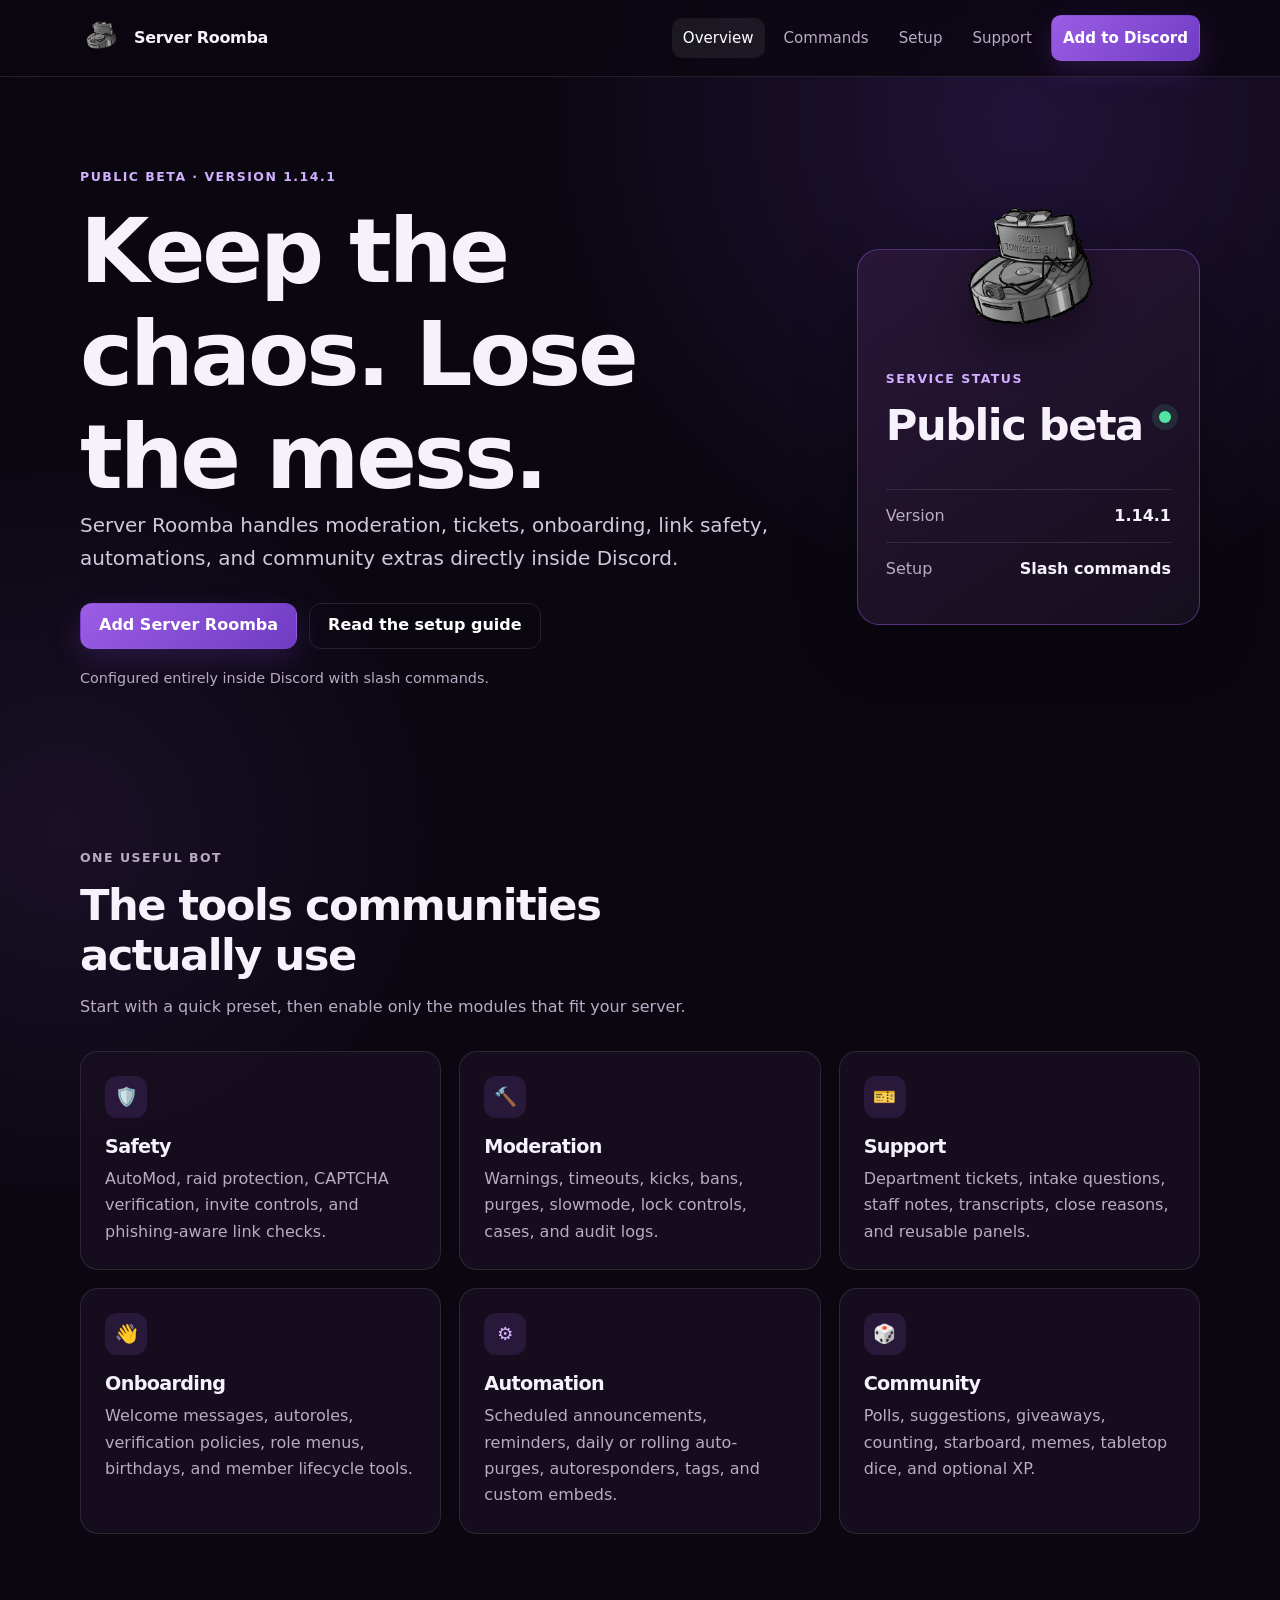
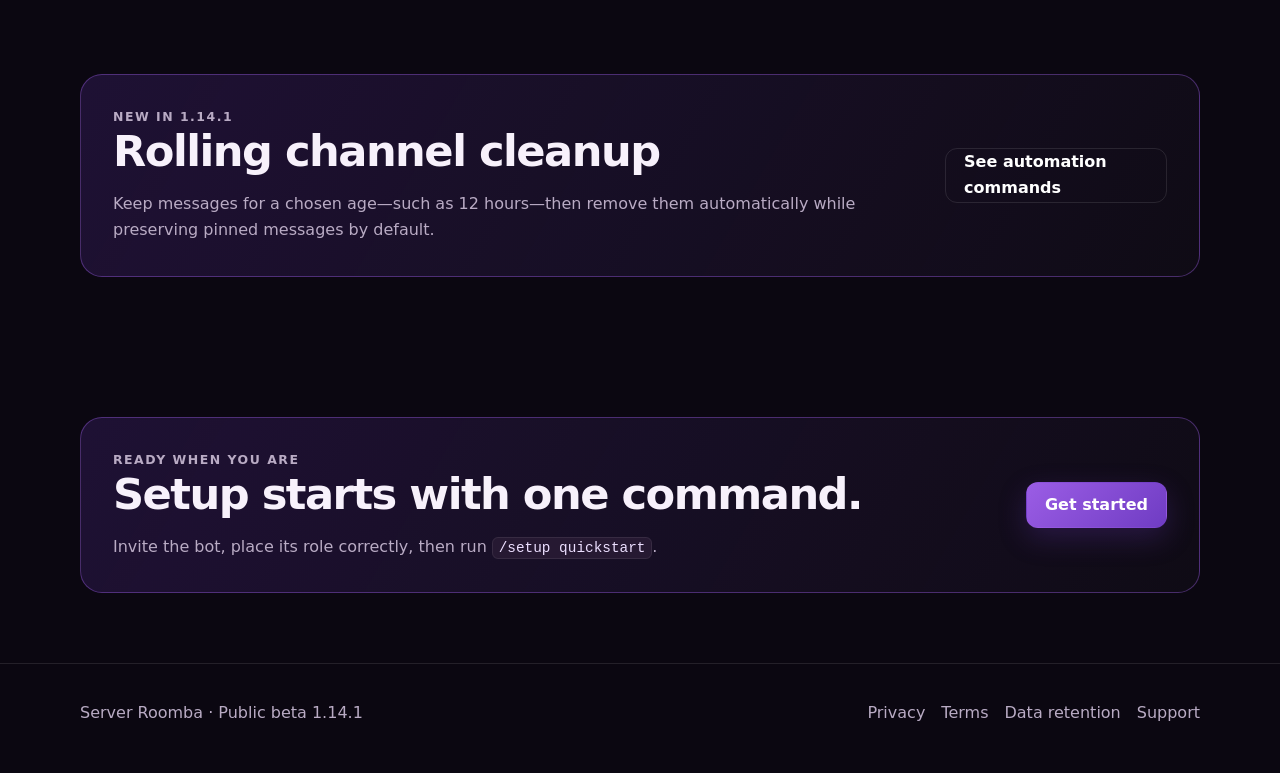
<file: index.html>
<!doctype html>
<html lang="en">
<head>
  <meta charset="utf-8"><meta name="viewport" content="width=device-width,initial-scale=1">
  <title>Server Roomba — Discord community management</title>
  <meta name="description" content="Moderation, tickets, onboarding, automations, link safety, and community tools—all configured with Discord slash commands.">
  <link rel="canonical" href="https://itspolarb.github.io/server-roomba-legal/">
  <link rel="icon" href="claymoreroomba.png"><link rel="stylesheet" href="style.css?v=1.14.1">
</head>
<body>
<a class="skip-link" href="#main">Skip to content</a>
<header class="site-header"><div class="wrap nav">
  <a class="brand" href="index.html"><img src="claymoreroomba.png" alt=""><span>Server Roomba</span></a>
  <nav class="nav-links" aria-label="Main navigation"><a aria-current="page" href="index.html">Overview</a><a href="commands.html">Commands</a><a href="install.html">Setup</a><a href="support.html">Support</a><a class="button" href="https://discord.com/oauth2/authorize?client_id=927824186410430556&permissions=1099914406998&integration_type=0&scope=bot+applications.commands">Add to Discord</a></nav>
</div></header>
<main id="main">
  <div class="wrap hero">
    <div>
      <p class="eyebrow">Public beta · Version 1.14.1</p>
      <h1>Keep the chaos. Lose the mess.</h1>
      <p class="lead">Server Roomba handles moderation, tickets, onboarding, link safety, automations, and community extras directly inside Discord.</p>
      <div class="hero-actions"><a class="button" href="https://discord.com/oauth2/authorize?client_id=927824186410430556&permissions=1099914406998&integration_type=0&scope=bot+applications.commands">Add Server Roomba</a><a class="button secondary" href="install.html">Read the setup guide</a></div>
      <p class="hero-note">Configured entirely inside Discord with slash commands.</p>
    </div>
    <aside class="status-card" aria-label="Service status">
      <img class="mascot" src="claymoreroomba.png" alt="Server Roomba mascot">
      <div class="status-head"><div><p class="eyebrow">Service status</p><h2>Public beta</h2></div><span class="dot" title="Online"></span></div>
      <dl><div class="status-row"><dt>Version</dt><dd>1.14.1</dd></div><div class="status-row"><dt>Setup</dt><dd>Slash commands</dd></div></dl>
    </aside>
  </div>
  <section class="section"><div class="wrap">
    <div class="section-head"><p class="eyebrow">One useful bot</p><h2>The tools communities actually use</h2><p>Start with a quick preset, then enable only the modules that fit your server.</p></div>
    <div class="grid">
      <article class="card"><div class="icon">🛡️</div><h3>Safety</h3><p>AutoMod, raid protection, CAPTCHA verification, invite controls, and phishing-aware link checks.</p></article>
      <article class="card"><div class="icon">🔨</div><h3>Moderation</h3><p>Warnings, timeouts, kicks, bans, purges, slowmode, lock controls, cases, and audit logs.</p></article>
      <article class="card"><div class="icon">🎫</div><h3>Support</h3><p>Department tickets, intake questions, staff notes, transcripts, close reasons, and reusable panels.</p></article>
      <article class="card"><div class="icon">👋</div><h3>Onboarding</h3><p>Welcome messages, autoroles, verification policies, role menus, birthdays, and member lifecycle tools.</p></article>
      <article class="card"><div class="icon">⚙️</div><h3>Automation</h3><p>Scheduled announcements, reminders, daily or rolling auto-purges, autoresponders, tags, and custom embeds.</p></article>
      <article class="card"><div class="icon">🎲</div><h3>Community</h3><p>Polls, suggestions, giveaways, counting, starboard, memes, tabletop dice, and optional XP.</p></article>
    </div>
  </div></section>
  <section class="section"><div class="wrap banner"><div><p class="eyebrow">New in 1.14.1</p><h2>Rolling channel cleanup</h2><p>Keep messages for a chosen age—such as 12 hours—then remove them automatically while preserving pinned messages by default.</p></div><a class="button secondary" href="commands.html#managers">See automation commands</a></div></section>
  <section class="section"><div class="wrap banner"><div><p class="eyebrow">Ready when you are</p><h2>Setup starts with one command.</h2><p>Invite the bot, place its role correctly, then run <span class="command">/setup quickstart</span>.</p></div><a class="button" href="install.html">Get started</a></div></section>
</main>
<footer class="site-footer"><div class="wrap footer-row"><div>Server Roomba · Public beta 1.14.1</div><div class="footer-links"><a href="privacy.html">Privacy</a><a href="terms.html">Terms</a><a href="retention.html">Data retention</a><a href="support.html">Support</a></div></div></footer>
</body></html>
</file>
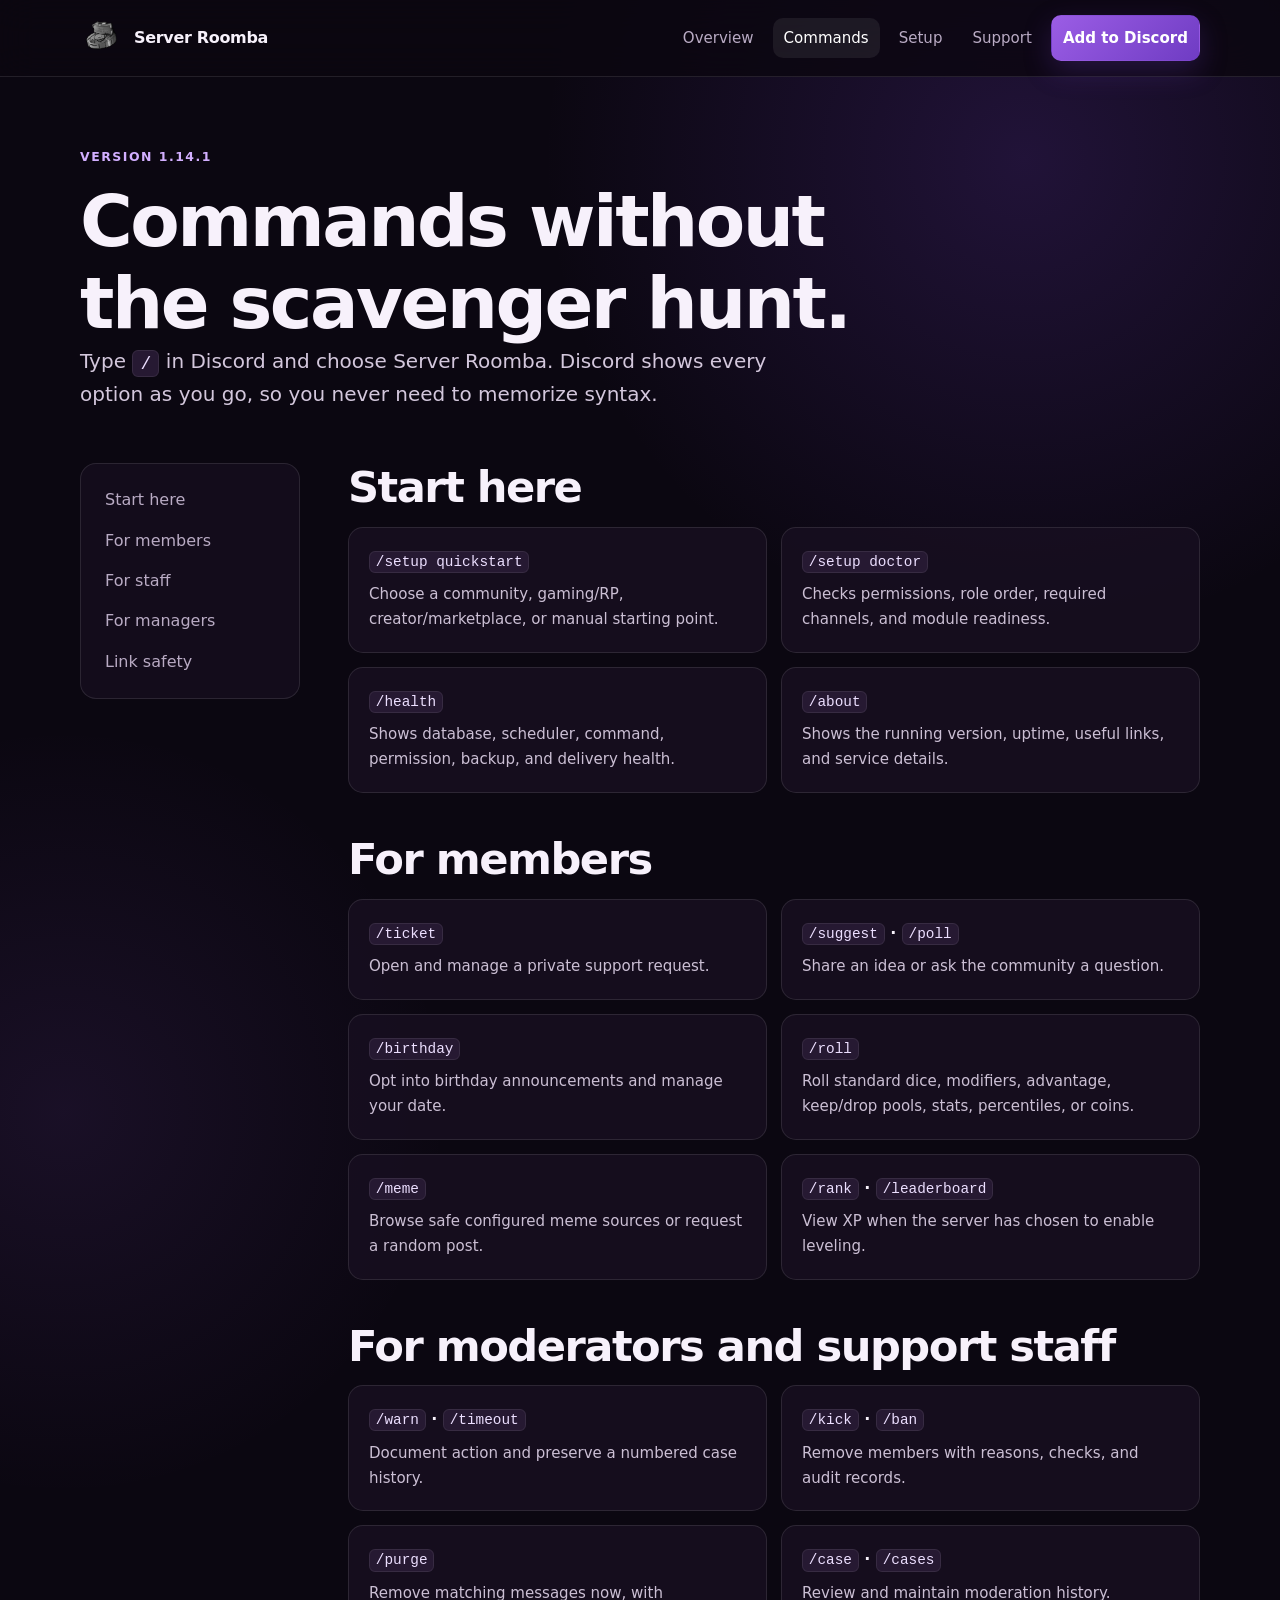
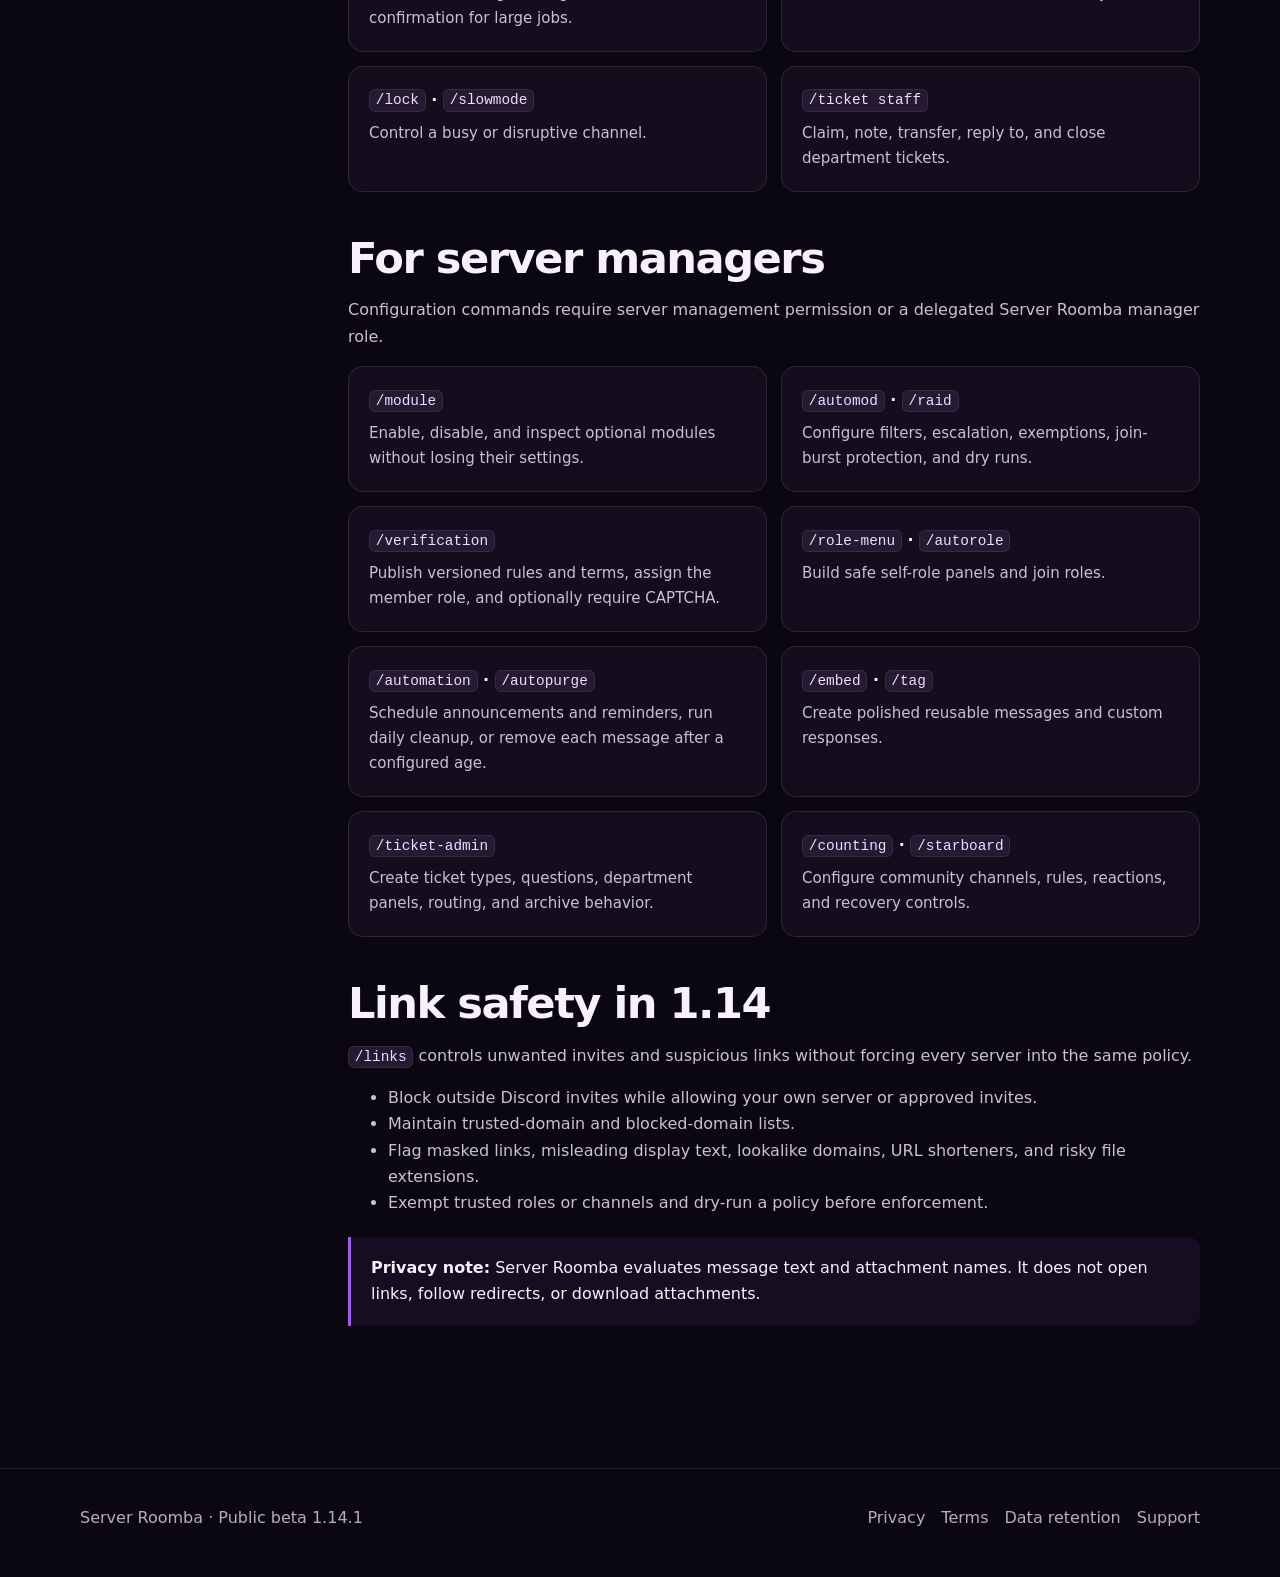
<file: commands.html>
<!doctype html><html lang="en"><head>
<meta charset="utf-8"><meta name="viewport" content="width=device-width,initial-scale=1">
<title>Commands — Server Roomba</title><meta name="description" content="A practical guide to Server Roomba's Discord slash commands.">
<link rel="icon" href="claymoreroomba.png"><link rel="stylesheet" href="style.css?v=1.14.1">
</head><body>
<a class="skip-link" href="#main">Skip to content</a>
<header class="site-header"><div class="wrap nav"><a class="brand" href="index.html"><img src="claymoreroomba.png" alt=""><span>Server Roomba</span></a><nav class="nav-links" aria-label="Main navigation"><a href="index.html">Overview</a><a aria-current="page" href="commands.html">Commands</a><a href="install.html">Setup</a><a href="support.html">Support</a><a class="button" href="https://discord.com/oauth2/authorize?client_id=927824186410430556&permissions=1099914406998&integration_type=0&scope=bot+applications.commands">Add to Discord</a></nav></div></header>
<main id="main" class="wrap">
  <header class="page-hero"><p class="eyebrow">Version 1.14.1</p><h1>Commands without the scavenger hunt.</h1><p class="lead">Type <span class="command">/</span> in Discord and choose Server Roomba. Discord shows every option as you go, so you never need to memorize syntax.</p></header>
  <div class="article-layout">
    <nav class="side-nav" aria-label="On this page"><a href="#start">Start here</a><a href="#members">For members</a><a href="#staff">For staff</a><a href="#managers">For managers</a><a href="#links">Link safety</a></nav>
    <article class="article">
      <section id="start"><h2>Start here</h2><div class="command-grid">
        <div class="command-card"><strong><span class="command">/setup quickstart</span></strong><p>Choose a community, gaming/RP, creator/marketplace, or manual starting point.</p></div>
        <div class="command-card"><strong><span class="command">/setup doctor</span></strong><p>Checks permissions, role order, required channels, and module readiness.</p></div>
        <div class="command-card"><strong><span class="command">/health</span></strong><p>Shows database, scheduler, command, permission, backup, and delivery health.</p></div>
        <div class="command-card"><strong><span class="command">/about</span></strong><p>Shows the running version, uptime, useful links, and service details.</p></div>
      </div></section>
      <section id="members"><h2>For members</h2><div class="command-grid">
        <div class="command-card"><strong><span class="command">/ticket</span></strong><p>Open and manage a private support request.</p></div>
        <div class="command-card"><strong><span class="command">/suggest</span> · <span class="command">/poll</span></strong><p>Share an idea or ask the community a question.</p></div>
        <div class="command-card"><strong><span class="command">/birthday</span></strong><p>Opt into birthday announcements and manage your date.</p></div>
        <div class="command-card"><strong><span class="command">/roll</span></strong><p>Roll standard dice, modifiers, advantage, keep/drop pools, stats, percentiles, or coins.</p></div>
        <div class="command-card"><strong><span class="command">/meme</span></strong><p>Browse safe configured meme sources or request a random post.</p></div>
        <div class="command-card"><strong><span class="command">/rank</span> · <span class="command">/leaderboard</span></strong><p>View XP when the server has chosen to enable leveling.</p></div>
      </div></section>
      <section id="staff"><h2>For moderators and support staff</h2><div class="command-grid">
        <div class="command-card"><strong><span class="command">/warn</span> · <span class="command">/timeout</span></strong><p>Document action and preserve a numbered case history.</p></div>
        <div class="command-card"><strong><span class="command">/kick</span> · <span class="command">/ban</span></strong><p>Remove members with reasons, checks, and audit records.</p></div>
        <div class="command-card"><strong><span class="command">/purge</span></strong><p>Remove matching messages now, with confirmation for large jobs.</p></div>
        <div class="command-card"><strong><span class="command">/case</span> · <span class="command">/cases</span></strong><p>Review and maintain moderation history.</p></div>
        <div class="command-card"><strong><span class="command">/lock</span> · <span class="command">/slowmode</span></strong><p>Control a busy or disruptive channel.</p></div>
        <div class="command-card"><strong><span class="command">/ticket staff</span></strong><p>Claim, note, transfer, reply to, and close department tickets.</p></div>
      </div></section>
      <section id="managers"><h2>For server managers</h2><p>Configuration commands require server management permission or a delegated Server Roomba manager role.</p><div class="command-grid">
        <div class="command-card"><strong><span class="command">/module</span></strong><p>Enable, disable, and inspect optional modules without losing their settings.</p></div>
        <div class="command-card"><strong><span class="command">/automod</span> · <span class="command">/raid</span></strong><p>Configure filters, escalation, exemptions, join-burst protection, and dry runs.</p></div>
        <div class="command-card"><strong><span class="command">/verification</span></strong><p>Publish versioned rules and terms, assign the member role, and optionally require CAPTCHA.</p></div>
        <div class="command-card"><strong><span class="command">/role-menu</span> · <span class="command">/autorole</span></strong><p>Build safe self-role panels and join roles.</p></div>
        <div class="command-card"><strong><span class="command">/automation</span> · <span class="command">/autopurge</span></strong><p>Schedule announcements and reminders, run daily cleanup, or remove each message after a configured age.</p></div>
        <div class="command-card"><strong><span class="command">/embed</span> · <span class="command">/tag</span></strong><p>Create polished reusable messages and custom responses.</p></div>
        <div class="command-card"><strong><span class="command">/ticket-admin</span></strong><p>Create ticket types, questions, department panels, routing, and archive behavior.</p></div>
        <div class="command-card"><strong><span class="command">/counting</span> · <span class="command">/starboard</span></strong><p>Configure community channels, rules, reactions, and recovery controls.</p></div>
      </div></section>
      <section id="links"><h2>Link safety in 1.14</h2><p><span class="command">/links</span> controls unwanted invites and suspicious links without forcing every server into the same policy.</p><ul>
        <li>Block outside Discord invites while allowing your own server or approved invites.</li>
        <li>Maintain trusted-domain and blocked-domain lists.</li>
        <li>Flag masked links, misleading display text, lookalike domains, URL shorteners, and risky file extensions.</li>
        <li>Exempt trusted roles or channels and dry-run a policy before enforcement.</li>
      </ul><div class="callout"><strong>Privacy note:</strong> Server Roomba evaluates message text and attachment names. It does not open links, follow redirects, or download attachments.</div></section>
    </article>
  </div>
</main>
<footer class="site-footer"><div class="wrap footer-row"><div>Server Roomba · Public beta 1.14.1</div><div class="footer-links"><a href="privacy.html">Privacy</a><a href="terms.html">Terms</a><a href="retention.html">Data retention</a><a href="support.html">Support</a></div></div></footer>
</body></html>
</file>
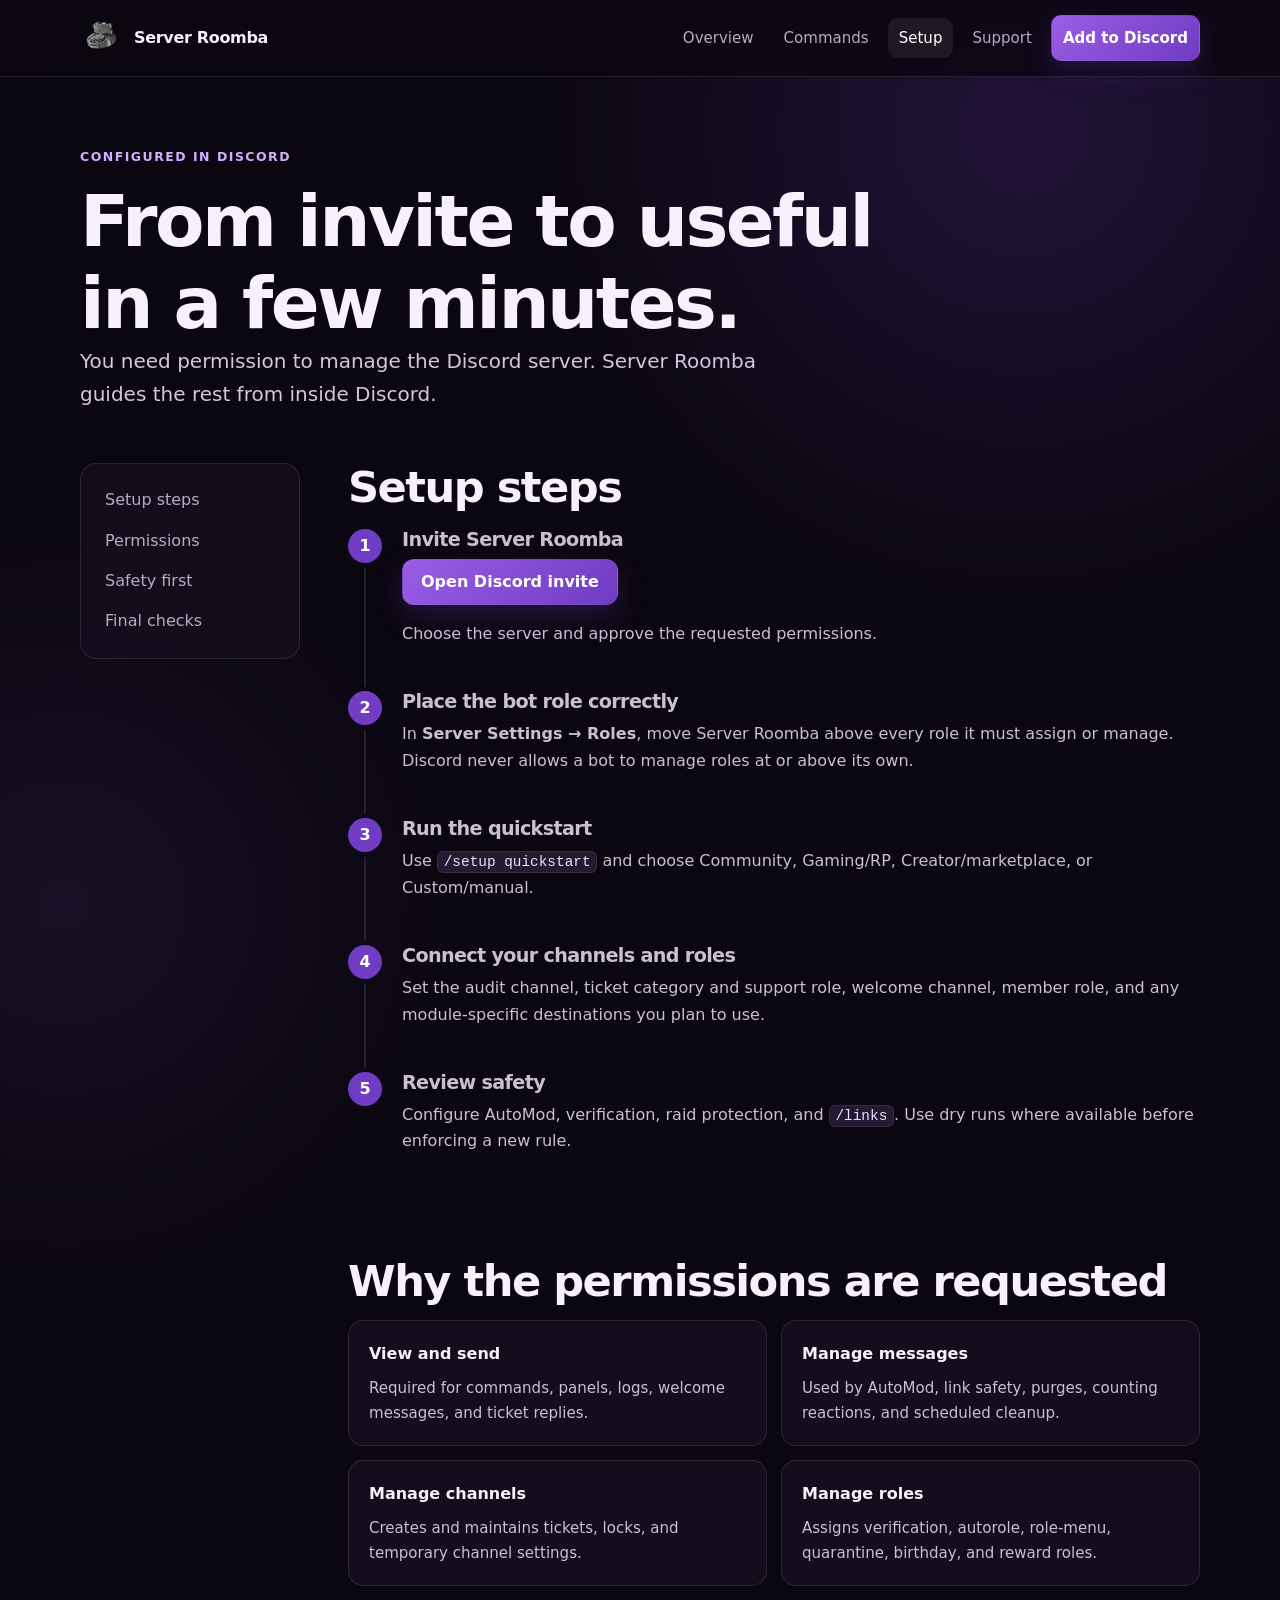
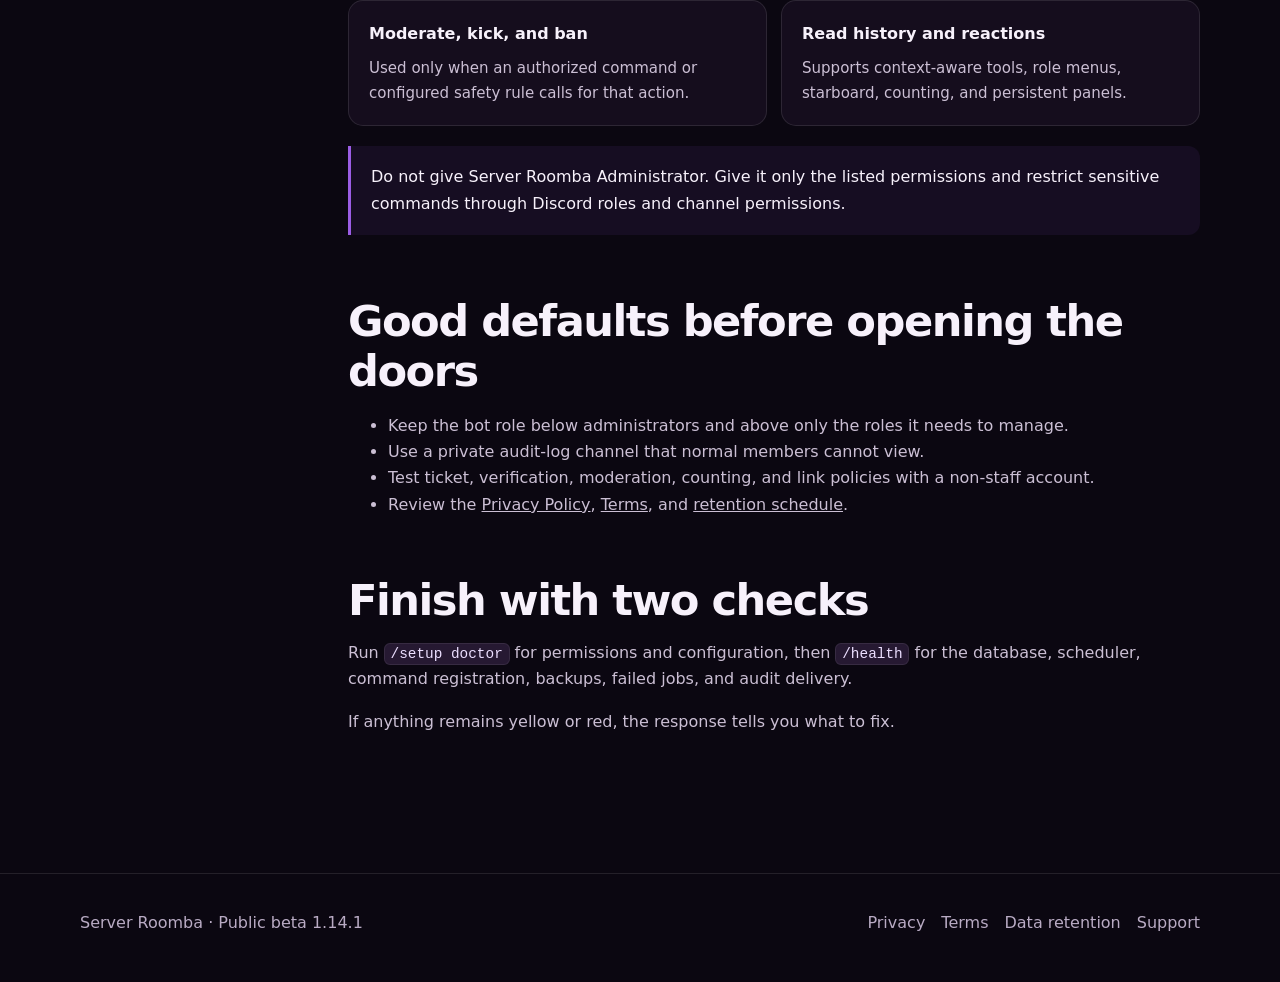
<file: install.html>
<!doctype html><html lang="en"><head>
<meta charset="utf-8"><meta name="viewport" content="width=device-width,initial-scale=1">
<title>Setup — Server Roomba</title><meta name="description" content="Invite and configure Server Roomba entirely from Discord.">
<link rel="icon" href="claymoreroomba.png"><link rel="stylesheet" href="style.css?v=1.14.1">
</head><body>
<a class="skip-link" href="#main">Skip to content</a>
<header class="site-header"><div class="wrap nav"><a class="brand" href="index.html"><img src="claymoreroomba.png" alt=""><span>Server Roomba</span></a><nav class="nav-links" aria-label="Main navigation"><a href="index.html">Overview</a><a href="commands.html">Commands</a><a aria-current="page" href="install.html">Setup</a><a href="support.html">Support</a><a class="button" href="https://discord.com/oauth2/authorize?client_id=927824186410430556&permissions=1099914406998&integration_type=0&scope=bot+applications.commands">Add to Discord</a></nav></div></header>
<main id="main" class="wrap">
  <header class="page-hero"><p class="eyebrow">Configured in Discord</p><h1>From invite to useful in a few minutes.</h1><p class="lead">You need permission to manage the Discord server. Server Roomba guides the rest from inside Discord.</p></header>
  <div class="article-layout">
    <nav class="side-nav" aria-label="On this page"><a href="#steps">Setup steps</a><a href="#permissions">Permissions</a><a href="#safety">Safety first</a><a href="#check">Final checks</a></nav>
    <article class="article">
      <section id="steps"><h2>Setup steps</h2><ol class="steps">
        <li><h3>Invite Server Roomba</h3><p><a class="button" href="https://discord.com/oauth2/authorize?client_id=927824186410430556&permissions=1099914406998&integration_type=0&scope=bot+applications.commands">Open Discord invite</a></p><p>Choose the server and approve the requested permissions.</p></li>
        <li><h3>Place the bot role correctly</h3><p>In <strong>Server Settings → Roles</strong>, move Server Roomba above every role it must assign or manage. Discord never allows a bot to manage roles at or above its own.</p></li>
        <li><h3>Run the quickstart</h3><p>Use <span class="command">/setup quickstart</span> and choose Community, Gaming/RP, Creator/marketplace, or Custom/manual.</p></li>
        <li><h3>Connect your channels and roles</h3><p>Set the audit channel, ticket category and support role, welcome channel, member role, and any module-specific destinations you plan to use.</p></li>
        <li><h3>Review safety</h3><p>Configure AutoMod, verification, raid protection, and <span class="command">/links</span>. Use dry runs where available before enforcing a new rule.</p></li>
      </ol></section>
      <section id="permissions"><h2>Why the permissions are requested</h2><div class="command-grid">
        <div class="command-card"><strong>View and send</strong><p>Required for commands, panels, logs, welcome messages, and ticket replies.</p></div>
        <div class="command-card"><strong>Manage messages</strong><p>Used by AutoMod, link safety, purges, counting reactions, and scheduled cleanup.</p></div>
        <div class="command-card"><strong>Manage channels</strong><p>Creates and maintains tickets, locks, and temporary channel settings.</p></div>
        <div class="command-card"><strong>Manage roles</strong><p>Assigns verification, autorole, role-menu, quarantine, birthday, and reward roles.</p></div>
        <div class="command-card"><strong>Moderate, kick, and ban</strong><p>Used only when an authorized command or configured safety rule calls for that action.</p></div>
        <div class="command-card"><strong>Read history and reactions</strong><p>Supports context-aware tools, role menus, starboard, counting, and persistent panels.</p></div>
      </div><div class="callout">Do not give Server Roomba Administrator. Give it only the listed permissions and restrict sensitive commands through Discord roles and channel permissions.</div></section>
      <section id="safety"><h2>Good defaults before opening the doors</h2><ul>
        <li>Keep the bot role below administrators and above only the roles it needs to manage.</li>
        <li>Use a private audit-log channel that normal members cannot view.</li>
        <li>Test ticket, verification, moderation, counting, and link policies with a non-staff account.</li>
        <li>Review the <a href="privacy.html">Privacy Policy</a>, <a href="terms.html">Terms</a>, and <a href="retention.html">retention schedule</a>.</li>
      </ul></section>
      <section id="check"><h2>Finish with two checks</h2><p>Run <span class="command">/setup doctor</span> for permissions and configuration, then <span class="command">/health</span> for the database, scheduler, command registration, backups, failed jobs, and audit delivery.</p><p>If anything remains yellow or red, the response tells you what to fix.</p></section>
    </article>
  </div>
</main>
<footer class="site-footer"><div class="wrap footer-row"><div>Server Roomba · Public beta 1.14.1</div><div class="footer-links"><a href="privacy.html">Privacy</a><a href="terms.html">Terms</a><a href="retention.html">Data retention</a><a href="support.html">Support</a></div></div></footer>
</body></html>
</file>
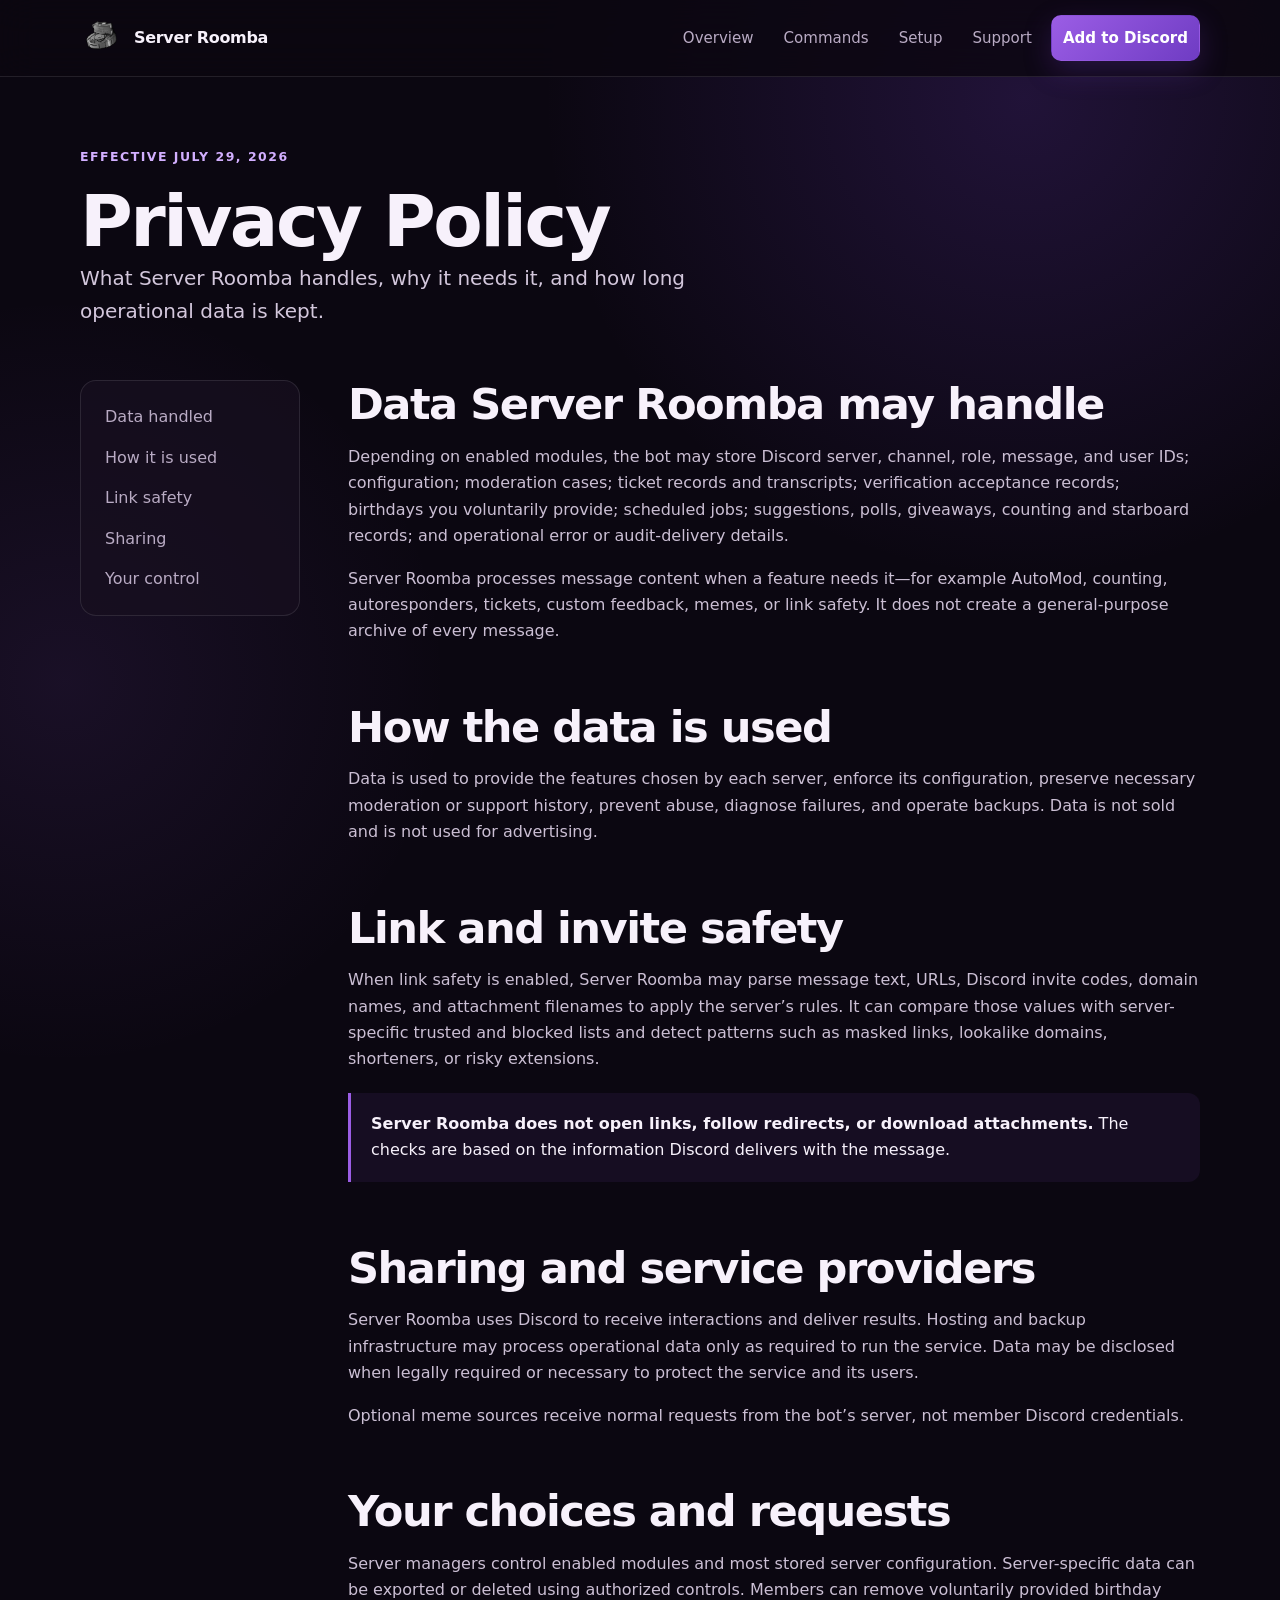
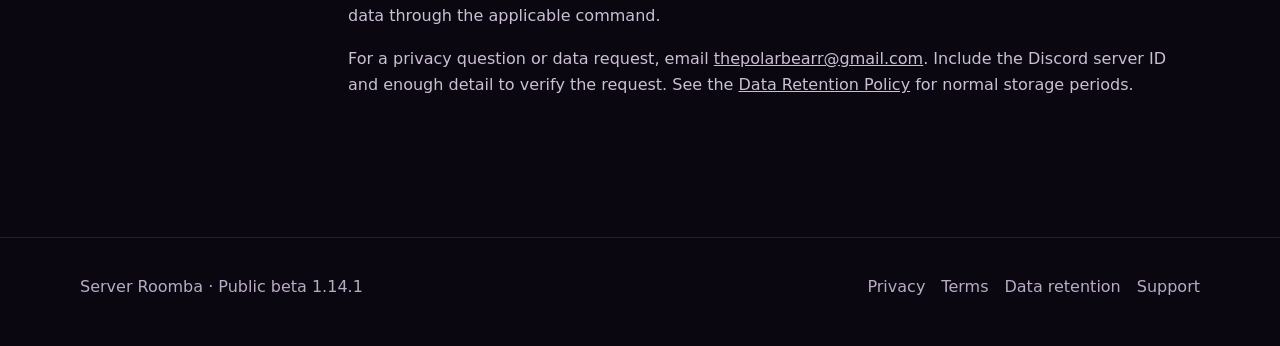
<file: privacy.html>
<!doctype html><html lang="en"><head>
<meta charset="utf-8"><meta name="viewport" content="width=device-width,initial-scale=1"><title>Privacy — Server Roomba</title>
<meta name="description" content="Server Roomba privacy policy."><link rel="icon" href="claymoreroomba.png"><link rel="stylesheet" href="style.css?v=1.14.1">
</head><body><a class="skip-link" href="#main">Skip to content</a>
<header class="site-header"><div class="wrap nav"><a class="brand" href="index.html"><img src="claymoreroomba.png" alt=""><span>Server Roomba</span></a><nav class="nav-links" aria-label="Main navigation"><a href="index.html">Overview</a><a href="commands.html">Commands</a><a href="install.html">Setup</a><a href="support.html">Support</a><a class="button" href="https://discord.com/oauth2/authorize?client_id=927824186410430556&permissions=1099914406998&integration_type=0&scope=bot+applications.commands">Add to Discord</a></nav></div></header>
<main id="main" class="wrap"><header class="page-hero"><p class="eyebrow">Effective July 29, 2026</p><h1>Privacy Policy</h1><p class="lead">What Server Roomba handles, why it needs it, and how long operational data is kept.</p></header>
<div class="article-layout"><nav class="side-nav" aria-label="On this page"><a href="#collect">Data handled</a><a href="#use">How it is used</a><a href="#links">Link safety</a><a href="#sharing">Sharing</a><a href="#control">Your control</a></nav><article class="article">
<section id="collect"><h2>Data Server Roomba may handle</h2><p>Depending on enabled modules, the bot may store Discord server, channel, role, message, and user IDs; configuration; moderation cases; ticket records and transcripts; verification acceptance records; birthdays you voluntarily provide; scheduled jobs; suggestions, polls, giveaways, counting and starboard records; and operational error or audit-delivery details.</p><p>Server Roomba processes message content when a feature needs it—for example AutoMod, counting, autoresponders, tickets, custom feedback, memes, or link safety. It does not create a general-purpose archive of every message.</p></section>
<section id="use"><h2>How the data is used</h2><p>Data is used to provide the features chosen by each server, enforce its configuration, preserve necessary moderation or support history, prevent abuse, diagnose failures, and operate backups. Data is not sold and is not used for advertising.</p></section>
<section id="links"><h2>Link and invite safety</h2><p>When link safety is enabled, Server Roomba may parse message text, URLs, Discord invite codes, domain names, and attachment filenames to apply the server’s rules. It can compare those values with server-specific trusted and blocked lists and detect patterns such as masked links, lookalike domains, shorteners, or risky extensions.</p><div class="callout"><strong>Server Roomba does not open links, follow redirects, or download attachments.</strong> The checks are based on the information Discord delivers with the message.</div></section>
<section id="sharing"><h2>Sharing and service providers</h2><p>Server Roomba uses Discord to receive interactions and deliver results. Hosting and backup infrastructure may process operational data only as required to run the service. Data may be disclosed when legally required or necessary to protect the service and its users.</p><p>Optional meme sources receive normal requests from the bot’s server, not member Discord credentials.</p></section>
<section id="control"><h2>Your choices and requests</h2><p>Server managers control enabled modules and most stored server configuration. Server-specific data can be exported or deleted using authorized controls. Members can remove voluntarily provided birthday data through the applicable command.</p><p>For a privacy question or data request, email <a href="mailto:thepolarbearr@gmail.com">thepolarbearr@gmail.com</a>. Include the Discord server ID and enough detail to verify the request. See the <a href="retention.html">Data Retention Policy</a> for normal storage periods.</p></section>
</article></div></main>
<footer class="site-footer"><div class="wrap footer-row"><div>Server Roomba · Public beta 1.14.1</div><div class="footer-links"><a href="privacy.html">Privacy</a><a href="terms.html">Terms</a><a href="retention.html">Data retention</a><a href="support.html">Support</a></div></div></footer></body></html>
</file>
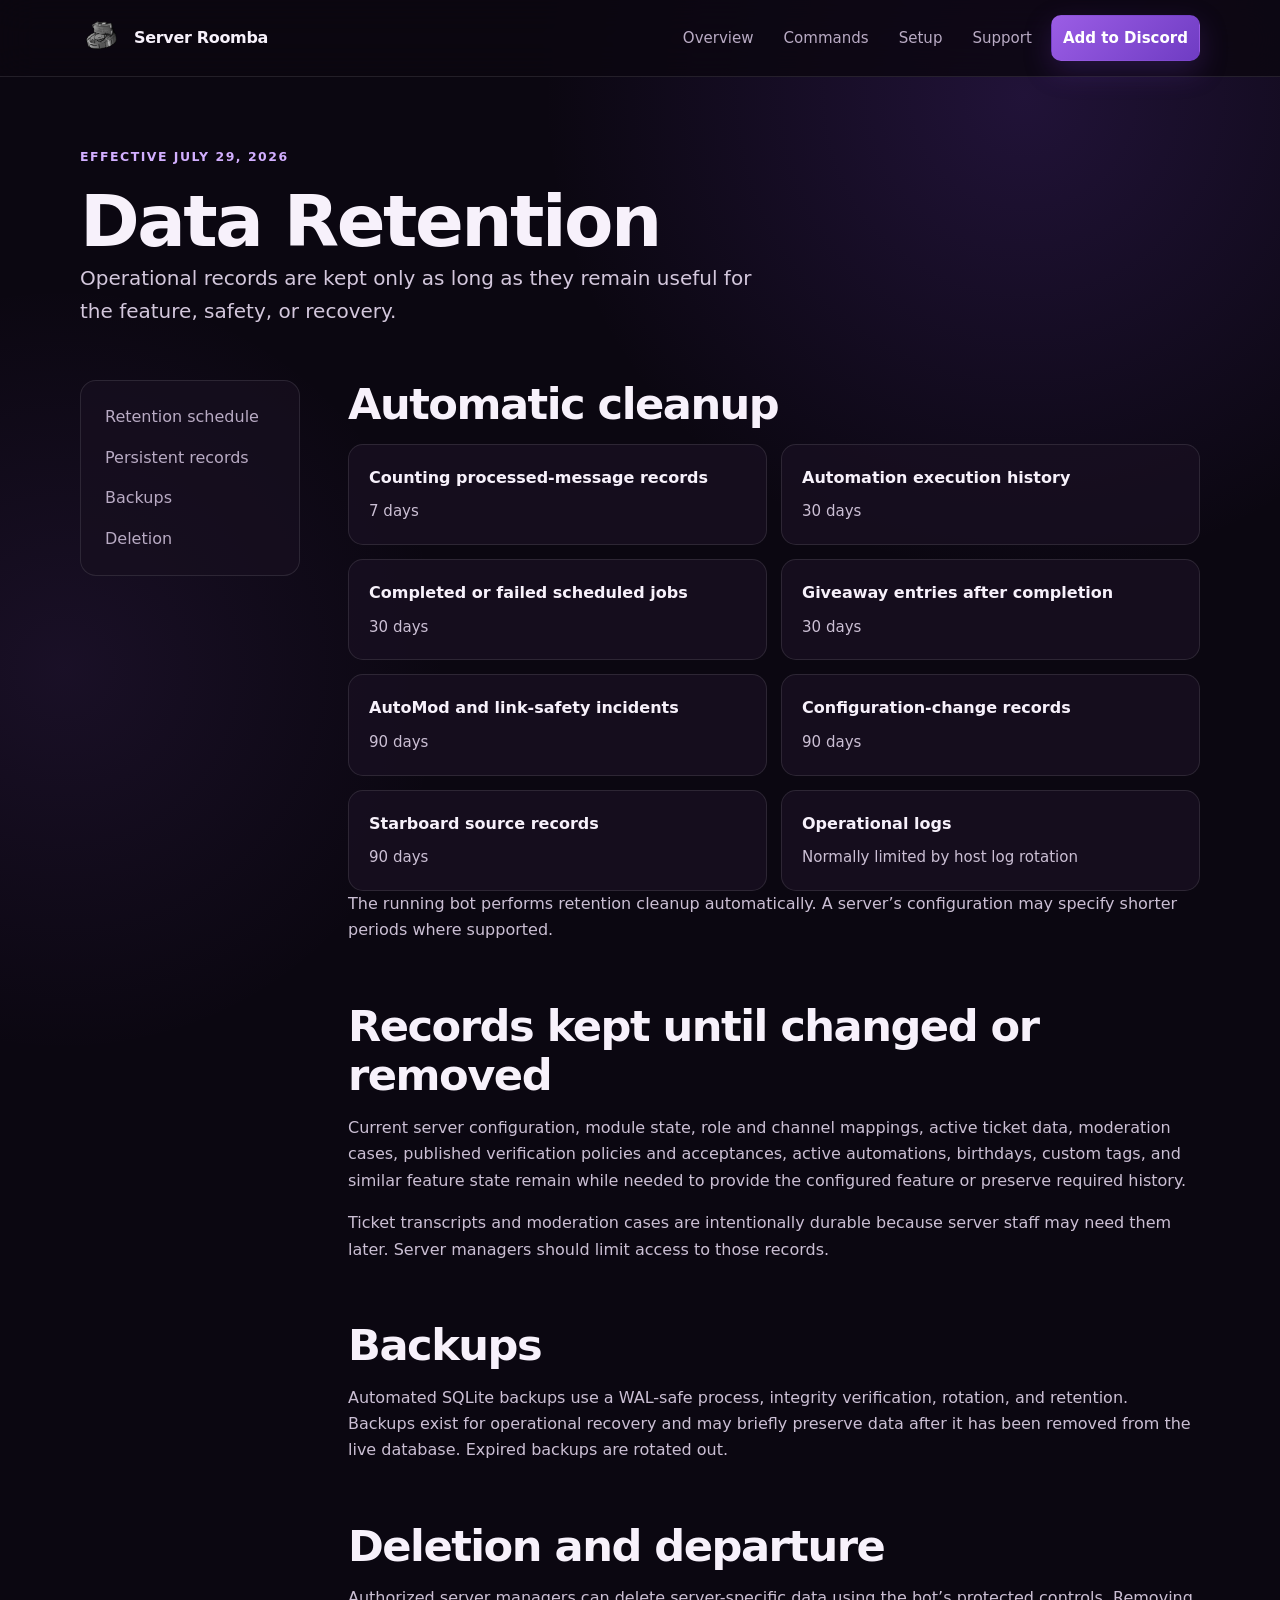
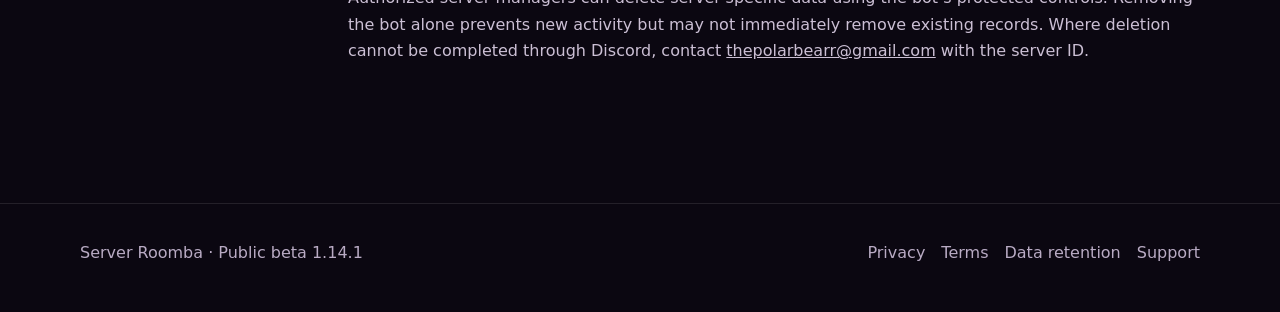
<file: retention.html>
<!doctype html><html lang="en"><head>
<meta charset="utf-8"><meta name="viewport" content="width=device-width,initial-scale=1"><title>Data Retention — Server Roomba</title>
<meta name="description" content="How long Server Roomba stores operational data."><link rel="icon" href="claymoreroomba.png"><link rel="stylesheet" href="style.css?v=1.14.1">
</head><body><a class="skip-link" href="#main">Skip to content</a>
<header class="site-header"><div class="wrap nav"><a class="brand" href="index.html"><img src="claymoreroomba.png" alt=""><span>Server Roomba</span></a><nav class="nav-links" aria-label="Main navigation"><a href="index.html">Overview</a><a href="commands.html">Commands</a><a href="install.html">Setup</a><a href="support.html">Support</a><a class="button" href="https://discord.com/oauth2/authorize?client_id=927824186410430556&permissions=1099914406998&integration_type=0&scope=bot+applications.commands">Add to Discord</a></nav></div></header>
<main id="main" class="wrap"><header class="page-hero"><p class="eyebrow">Effective July 29, 2026</p><h1>Data Retention</h1><p class="lead">Operational records are kept only as long as they remain useful for the feature, safety, or recovery.</p></header>
<div class="article-layout"><nav class="side-nav" aria-label="On this page"><a href="#schedule">Retention schedule</a><a href="#persistent">Persistent records</a><a href="#backups">Backups</a><a href="#deletion">Deletion</a></nav><article class="article">
<section id="schedule"><h2>Automatic cleanup</h2><div class="command-grid">
  <div class="command-card"><strong>Counting processed-message records</strong><p>7 days</p></div>
  <div class="command-card"><strong>Automation execution history</strong><p>30 days</p></div>
  <div class="command-card"><strong>Completed or failed scheduled jobs</strong><p>30 days</p></div>
  <div class="command-card"><strong>Giveaway entries after completion</strong><p>30 days</p></div>
  <div class="command-card"><strong>AutoMod and link-safety incidents</strong><p>90 days</p></div>
  <div class="command-card"><strong>Configuration-change records</strong><p>90 days</p></div>
  <div class="command-card"><strong>Starboard source records</strong><p>90 days</p></div>
  <div class="command-card"><strong>Operational logs</strong><p>Normally limited by host log rotation</p></div>
</div><p>The running bot performs retention cleanup automatically. A server’s configuration may specify shorter periods where supported.</p></section>
<section id="persistent"><h2>Records kept until changed or removed</h2><p>Current server configuration, module state, role and channel mappings, active ticket data, moderation cases, published verification policies and acceptances, active automations, birthdays, custom tags, and similar feature state remain while needed to provide the configured feature or preserve required history.</p><p>Ticket transcripts and moderation cases are intentionally durable because server staff may need them later. Server managers should limit access to those records.</p></section>
<section id="backups"><h2>Backups</h2><p>Automated SQLite backups use a WAL-safe process, integrity verification, rotation, and retention. Backups exist for operational recovery and may briefly preserve data after it has been removed from the live database. Expired backups are rotated out.</p></section>
<section id="deletion"><h2>Deletion and departure</h2><p>Authorized server managers can delete server-specific data using the bot’s protected controls. Removing the bot alone prevents new activity but may not immediately remove existing records. Where deletion cannot be completed through Discord, contact <a href="mailto:thepolarbearr@gmail.com">thepolarbearr@gmail.com</a> with the server ID.</p></section>
</article></div></main>
<footer class="site-footer"><div class="wrap footer-row"><div>Server Roomba · Public beta 1.14.1</div><div class="footer-links"><a href="privacy.html">Privacy</a><a href="terms.html">Terms</a><a href="retention.html">Data retention</a><a href="support.html">Support</a></div></div></footer></body></html>
</file>
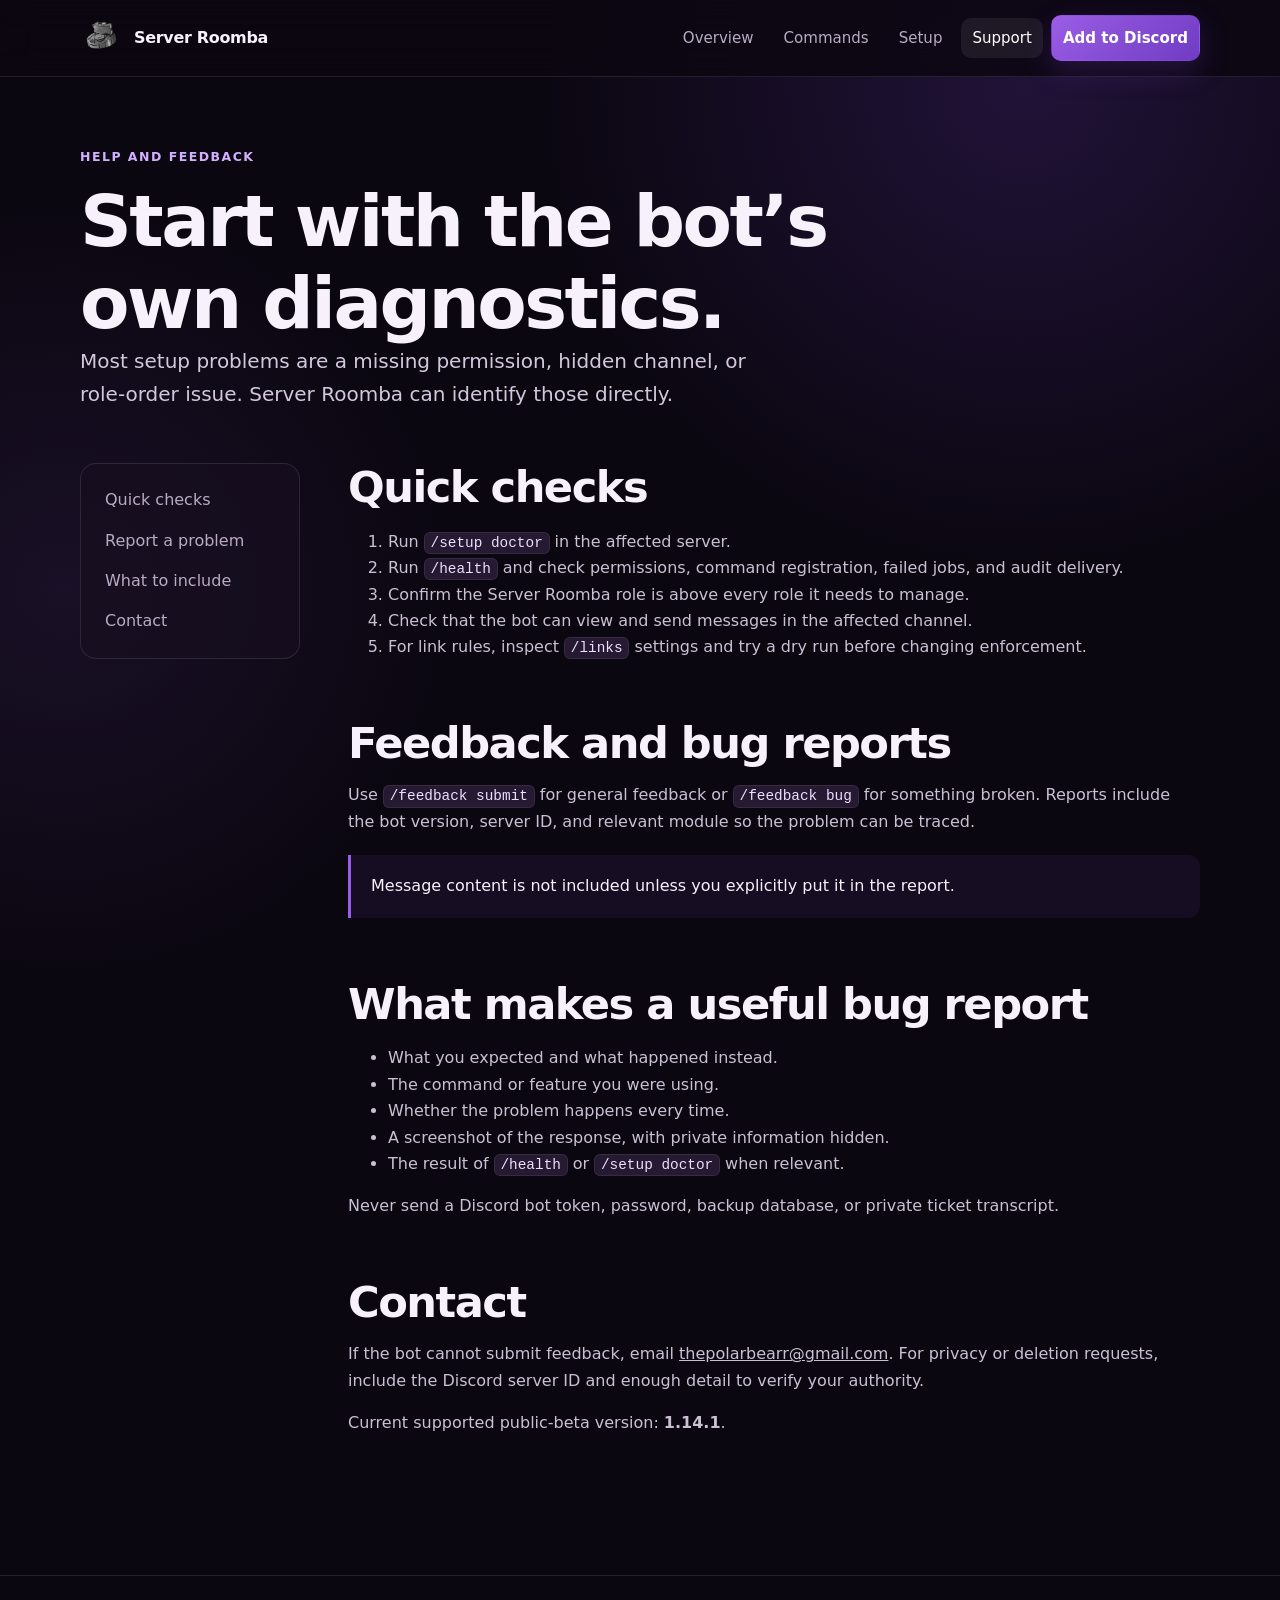
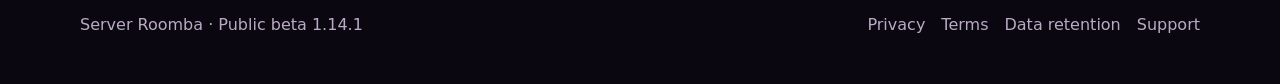
<file: support.html>
<!doctype html><html lang="en"><head>
<meta charset="utf-8"><meta name="viewport" content="width=device-width,initial-scale=1"><title>Support — Server Roomba</title>
<meta name="description" content="Get help with Server Roomba or report a bug."><link rel="icon" href="claymoreroomba.png"><link rel="stylesheet" href="style.css?v=1.14.1">
</head><body><a class="skip-link" href="#main">Skip to content</a>
<header class="site-header"><div class="wrap nav"><a class="brand" href="index.html"><img src="claymoreroomba.png" alt=""><span>Server Roomba</span></a><nav class="nav-links" aria-label="Main navigation"><a href="index.html">Overview</a><a href="commands.html">Commands</a><a href="install.html">Setup</a><a aria-current="page" href="support.html">Support</a><a class="button" href="https://discord.com/oauth2/authorize?client_id=927824186410430556&permissions=1099914406998&integration_type=0&scope=bot+applications.commands">Add to Discord</a></nav></div></header>
<main id="main" class="wrap"><header class="page-hero"><p class="eyebrow">Help and feedback</p><h1>Start with the bot’s own diagnostics.</h1><p class="lead">Most setup problems are a missing permission, hidden channel, or role-order issue. Server Roomba can identify those directly.</p></header>
<div class="article-layout"><nav class="side-nav" aria-label="On this page"><a href="#checks">Quick checks</a><a href="#report">Report a problem</a><a href="#include">What to include</a><a href="#contact">Contact</a></nav><article class="article">
<section id="checks"><h2>Quick checks</h2><ol>
  <li>Run <span class="command">/setup doctor</span> in the affected server.</li>
  <li>Run <span class="command">/health</span> and check permissions, command registration, failed jobs, and audit delivery.</li>
  <li>Confirm the Server Roomba role is above every role it needs to manage.</li>
  <li>Check that the bot can view and send messages in the affected channel.</li>
  <li>For link rules, inspect <span class="command">/links</span> settings and try a dry run before changing enforcement.</li>
</ol></section>
<section id="report"><h2>Feedback and bug reports</h2><p>Use <span class="command">/feedback submit</span> for general feedback or <span class="command">/feedback bug</span> for something broken. Reports include the bot version, server ID, and relevant module so the problem can be traced.</p><div class="callout">Message content is not included unless you explicitly put it in the report.</div></section>
<section id="include"><h2>What makes a useful bug report</h2><ul>
  <li>What you expected and what happened instead.</li>
  <li>The command or feature you were using.</li>
  <li>Whether the problem happens every time.</li>
  <li>A screenshot of the response, with private information hidden.</li>
  <li>The result of <span class="command">/health</span> or <span class="command">/setup doctor</span> when relevant.</li>
</ul><p>Never send a Discord bot token, password, backup database, or private ticket transcript.</p></section>
<section id="contact"><h2>Contact</h2><p>If the bot cannot submit feedback, email <a href="mailto:thepolarbearr@gmail.com">thepolarbearr@gmail.com</a>. For privacy or deletion requests, include the Discord server ID and enough detail to verify your authority.</p><p>Current supported public-beta version: <strong>1.14.1</strong>.</p></section>
</article></div></main>
<footer class="site-footer"><div class="wrap footer-row"><div>Server Roomba · Public beta 1.14.1</div><div class="footer-links"><a href="privacy.html">Privacy</a><a href="terms.html">Terms</a><a href="retention.html">Data retention</a><a href="support.html">Support</a></div></div></footer></body></html>
</file>
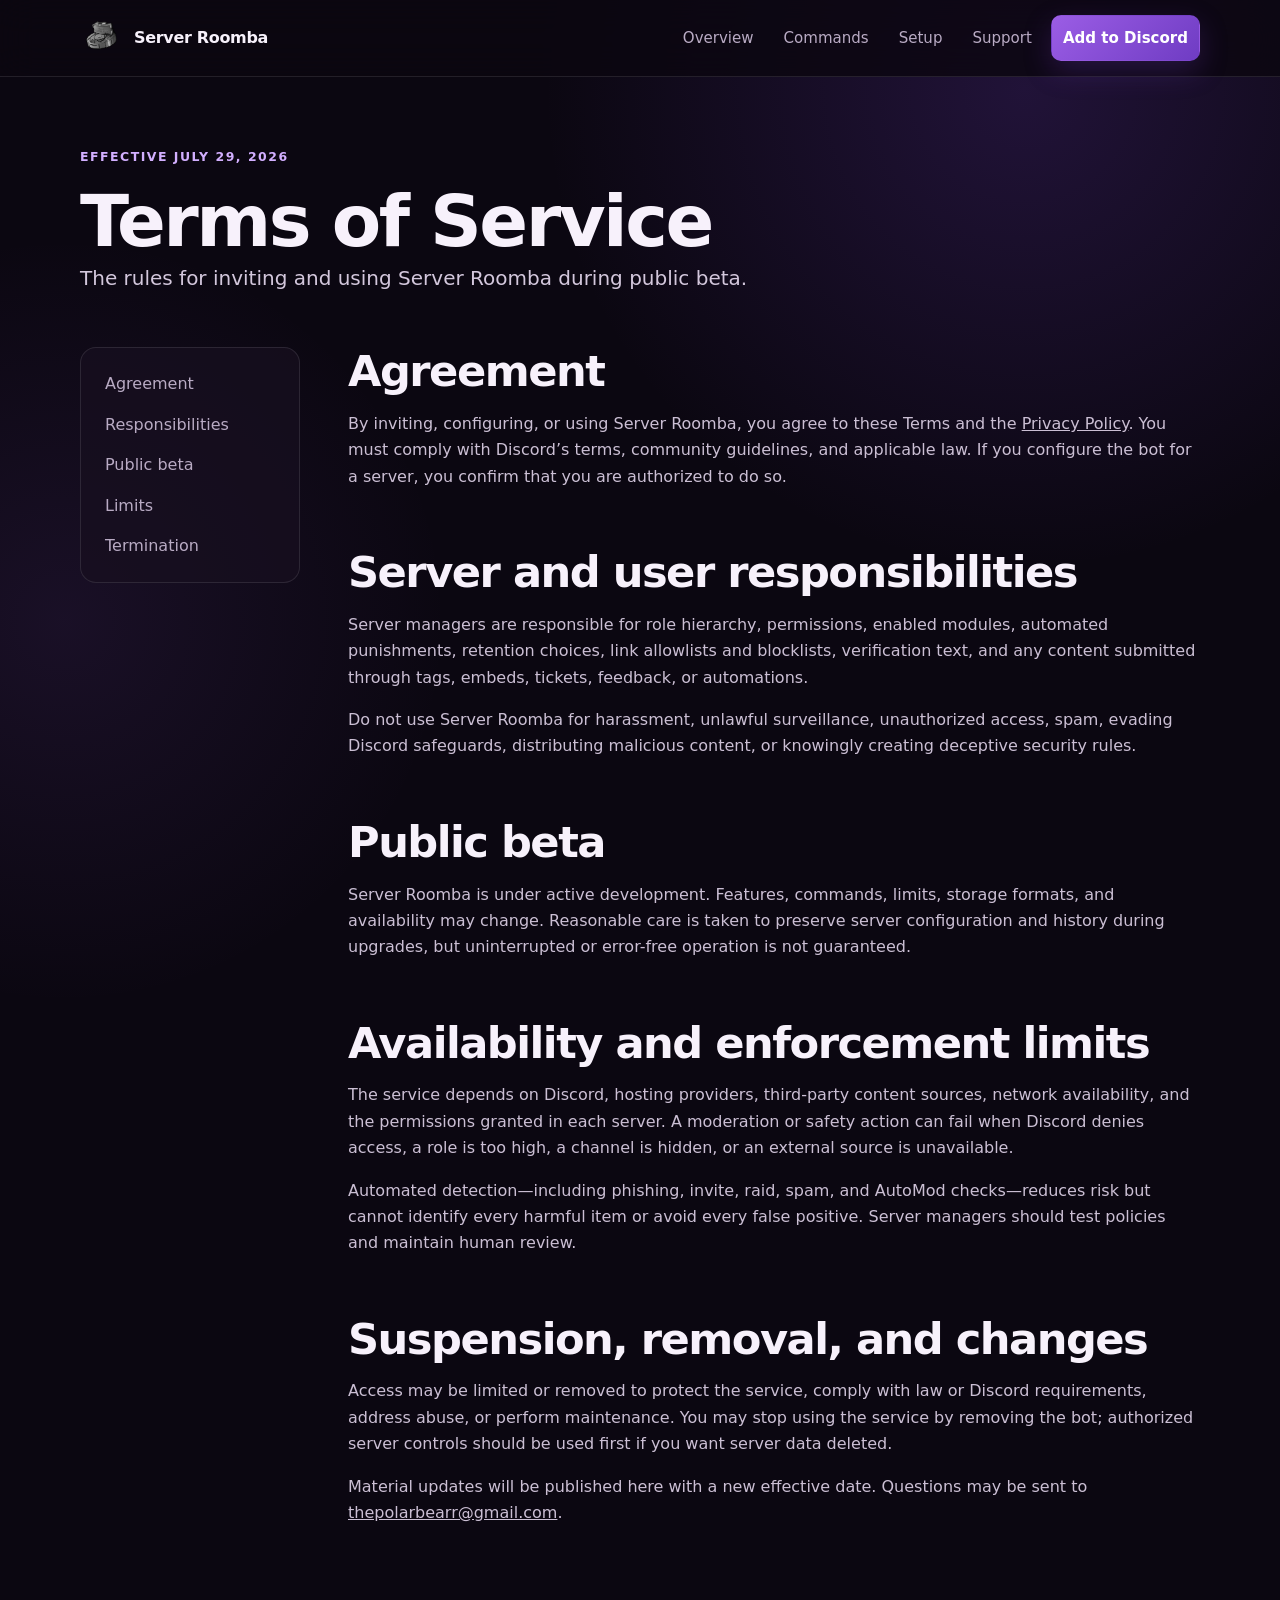
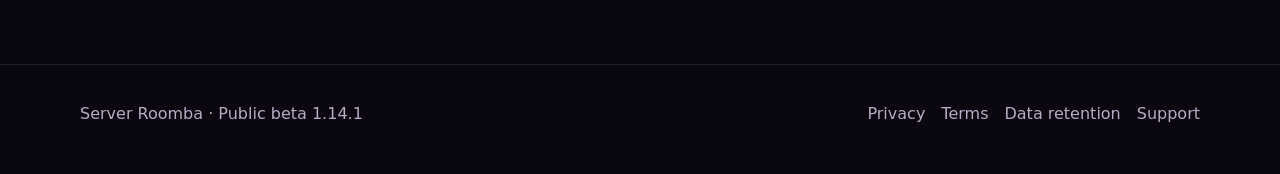
<file: terms.html>
<!doctype html><html lang="en"><head>
<meta charset="utf-8"><meta name="viewport" content="width=device-width,initial-scale=1"><title>Terms — Server Roomba</title>
<meta name="description" content="Server Roomba terms of service."><link rel="icon" href="claymoreroomba.png"><link rel="stylesheet" href="style.css?v=1.14.1">
</head><body><a class="skip-link" href="#main">Skip to content</a>
<header class="site-header"><div class="wrap nav"><a class="brand" href="index.html"><img src="claymoreroomba.png" alt=""><span>Server Roomba</span></a><nav class="nav-links" aria-label="Main navigation"><a href="index.html">Overview</a><a href="commands.html">Commands</a><a href="install.html">Setup</a><a href="support.html">Support</a><a class="button" href="https://discord.com/oauth2/authorize?client_id=927824186410430556&permissions=1099914406998&integration_type=0&scope=bot+applications.commands">Add to Discord</a></nav></div></header>
<main id="main" class="wrap"><header class="page-hero"><p class="eyebrow">Effective July 29, 2026</p><h1>Terms of Service</h1><p class="lead">The rules for inviting and using Server Roomba during public beta.</p></header>
<div class="article-layout"><nav class="side-nav" aria-label="On this page"><a href="#agreement">Agreement</a><a href="#responsibility">Responsibilities</a><a href="#beta">Public beta</a><a href="#limits">Limits</a><a href="#termination">Termination</a></nav><article class="article">
<section id="agreement"><h2>Agreement</h2><p>By inviting, configuring, or using Server Roomba, you agree to these Terms and the <a href="privacy.html">Privacy Policy</a>. You must comply with Discord’s terms, community guidelines, and applicable law. If you configure the bot for a server, you confirm that you are authorized to do so.</p></section>
<section id="responsibility"><h2>Server and user responsibilities</h2><p>Server managers are responsible for role hierarchy, permissions, enabled modules, automated punishments, retention choices, link allowlists and blocklists, verification text, and any content submitted through tags, embeds, tickets, feedback, or automations.</p><p>Do not use Server Roomba for harassment, unlawful surveillance, unauthorized access, spam, evading Discord safeguards, distributing malicious content, or knowingly creating deceptive security rules.</p></section>
<section id="beta"><h2>Public beta</h2><p>Server Roomba is under active development. Features, commands, limits, storage formats, and availability may change. Reasonable care is taken to preserve server configuration and history during upgrades, but uninterrupted or error-free operation is not guaranteed.</p></section>
<section id="limits"><h2>Availability and enforcement limits</h2><p>The service depends on Discord, hosting providers, third-party content sources, network availability, and the permissions granted in each server. A moderation or safety action can fail when Discord denies access, a role is too high, a channel is hidden, or an external source is unavailable.</p><p>Automated detection—including phishing, invite, raid, spam, and AutoMod checks—reduces risk but cannot identify every harmful item or avoid every false positive. Server managers should test policies and maintain human review.</p></section>
<section id="termination"><h2>Suspension, removal, and changes</h2><p>Access may be limited or removed to protect the service, comply with law or Discord requirements, address abuse, or perform maintenance. You may stop using the service by removing the bot; authorized server controls should be used first if you want server data deleted.</p><p>Material updates will be published here with a new effective date. Questions may be sent to <a href="mailto:thepolarbearr@gmail.com">thepolarbearr@gmail.com</a>.</p></section>
</article></div></main>
<footer class="site-footer"><div class="wrap footer-row"><div>Server Roomba · Public beta 1.14.1</div><div class="footer-links"><a href="privacy.html">Privacy</a><a href="terms.html">Terms</a><a href="retention.html">Data retention</a><a href="support.html">Support</a></div></div></footer></body></html>
</file>
<file: style.css>
:root {
  --bg: #0b0711;
  --panel: #171020;
  --panel-2: #21142d;
  --text: #f7f1fb;
  --muted: #b9abc4;
  --purple: #9b5de5;
  --purple-2: #6f3cc3;
  --green: #54e3a5;
  --line: rgba(255,255,255,.1);
  --shadow: 0 20px 60px rgba(0,0,0,.3);
  --radius: 22px;
  --max: 1120px;
}
* { box-sizing: border-box; }
html { scroll-behavior: smooth; }
body {
  margin: 0;
  color: var(--text);
  background:
    radial-gradient(circle at 80% 5%, rgba(111,60,195,.22), transparent 30rem),
    radial-gradient(circle at 5% 35%, rgba(155,93,229,.1), transparent 24rem),
    var(--bg);
  font: 16px/1.65 Inter, ui-sans-serif, system-ui, -apple-system, BlinkMacSystemFont, "Segoe UI", sans-serif;
}
a { color: inherit; }
img { max-width: 100%; }
.wrap { width: min(calc(100% - 40px), var(--max)); margin-inline: auto; }
.skip-link { position: fixed; left: 16px; top: -80px; z-index: 20; padding: 10px 14px; background: white; color: #111; border-radius: 8px; }
.skip-link:focus { top: 16px; }
.site-header { position: sticky; top: 0; z-index: 10; background: rgba(11,7,17,.82); border-bottom: 1px solid var(--line); backdrop-filter: blur(18px); }
.nav { min-height: 76px; display: flex; align-items: center; justify-content: space-between; gap: 24px; }
.brand { display: flex; align-items: center; gap: 12px; font-weight: 850; text-decoration: none; letter-spacing: -.02em; }
.brand img { width: 42px; height: 42px; object-fit: contain; }
.nav-links { display: flex; flex-wrap: wrap; align-items: center; justify-content: flex-end; gap: 8px; }
.nav-links a { color: var(--muted); text-decoration: none; padding: 8px 11px; border-radius: 10px; font-size: .94rem; }
.nav-links a:hover, .nav-links a[aria-current="page"] { color: white; background: rgba(255,255,255,.07); }
.button { display: inline-flex; align-items: center; justify-content: center; min-height: 46px; padding: 0 18px; border: 1px solid transparent; border-radius: 12px; background: linear-gradient(135deg,var(--purple),var(--purple-2)); color: white!important; font-weight: 800; text-decoration: none; box-shadow: 0 10px 28px rgba(111,60,195,.25); }
.button.secondary { background: transparent; border-color: var(--line); box-shadow: none; }
.eyebrow { margin: 0 0 12px; color: #d2afff; font-size: .78rem; font-weight: 850; letter-spacing: .12em; text-transform: uppercase; }
h1,h2,h3 { line-height: 1.15; letter-spacing: -.035em; }
h1 { margin: 0; font-size: clamp(2.8rem,7vw,5.8rem); }
h2 { margin: 0 0 14px; font-size: clamp(1.75rem,4vw,2.7rem); }
h3 { margin: 0 0 8px; font-size: 1.2rem; }
p { margin: 0 0 1rem; }
.lead { max-width: 690px; color: #d3c7dc; font-size: clamp(1.05rem,2vw,1.25rem); }
.hero { padding: 90px 0 72px; display: grid; grid-template-columns: minmax(0,1.35fr) minmax(280px,.65fr); gap: 64px; align-items: center; }
.hero-actions { display: flex; flex-wrap: wrap; gap: 12px; margin-top: 28px; }
.hero-note { margin-top: 18px; color: var(--muted); font-size: .9rem; }
.status-card { padding: 28px; border: 1px solid rgba(155,93,229,.42); border-radius: var(--radius); background: linear-gradient(145deg,rgba(42,23,57,.96),rgba(22,15,30,.96)); box-shadow: var(--shadow); }
.mascot { width: 175px; height: 175px; display: block; margin: -88px auto 4px; object-fit: contain; filter: drop-shadow(0 18px 20px rgba(0,0,0,.35)); }
.status-head { display: flex; align-items: center; justify-content: space-between; gap: 16px; }
.dot { width: 12px; height: 12px; border-radius: 50%; background: var(--green); box-shadow: 0 0 0 7px rgba(84,227,165,.12); }
.status-card dl { margin: 24px 0 0; }
.status-row { display: flex; justify-content: space-between; gap: 18px; padding: 13px 0; border-top: 1px solid var(--line); }
.status-row dt { color: var(--muted); }
.status-row dd { margin: 0; font-weight: 800; text-align: right; }
.section { padding: 70px 0; }
.section-head { max-width: 680px; margin-bottom: 30px; }
.section-head p { color: var(--muted); }
.grid { display: grid; grid-template-columns: repeat(3,minmax(0,1fr)); gap: 18px; }
.card { padding: 24px; border: 1px solid var(--line); border-radius: 18px; background: rgba(24,16,33,.8); }
.card p, .card li { color: var(--muted); }
.card p:last-child { margin-bottom: 0; }
.icon { display: grid; place-items: center; width: 42px; height: 42px; margin-bottom: 18px; border-radius: 12px; background: rgba(155,93,229,.14); color: #d6b5ff; font-size: 1.15rem; }
.feature-list { margin: 12px 0 0; padding-left: 20px; }
.feature-list li + li { margin-top: 5px; }
.banner { padding: 32px; display: flex; align-items: center; justify-content: space-between; gap: 30px; border: 1px solid rgba(155,93,229,.4); border-radius: var(--radius); background: linear-gradient(120deg,rgba(111,60,195,.2),rgba(255,255,255,.02)); }
.banner p { color: var(--muted); margin: 0; }
.page-hero { padding: 70px 0 36px; max-width: 820px; }
.page-hero h1 { font-size: clamp(2.5rem,6vw,4.5rem); }
.article-layout { display: grid; grid-template-columns: 220px minmax(0,1fr); gap: 48px; padding-bottom: 80px; }
.side-nav { position: sticky; top: 104px; align-self: start; padding: 16px; border: 1px solid var(--line); border-radius: 16px; background: rgba(23,16,32,.74); }
.side-nav a { display: block; padding: 7px 8px; color: var(--muted); text-decoration: none; border-radius: 8px; }
.side-nav a:hover { color: white; background: rgba(255,255,255,.06); }
.article section { scroll-margin-top: 100px; padding: 0 0 42px; }
.article p, .article li { color: #cbbfd4; }
.article code, .command { padding: .14em .4em; border: 1px solid rgba(255,255,255,.08); border-radius: 6px; background: #261932; color: #ecdfff; font: .9em ui-monospace,SFMono-Regular,Menlo,monospace; }
.callout { margin: 20px 0; padding: 18px 20px; border-left: 3px solid var(--purple); border-radius: 0 12px 12px 0; background: rgba(155,93,229,.08); }
.command-grid { display: grid; grid-template-columns: repeat(2,minmax(0,1fr)); gap: 14px; }
.command-card { padding: 20px; border: 1px solid var(--line); border-radius: 15px; background: rgba(24,16,33,.8); }
.command-card p { margin: 8px 0 0; font-size: .94rem; }
.steps { counter-reset: steps; list-style: none; padding: 0; }
.steps li { position: relative; padding: 0 0 28px 54px; }
.steps li::before { counter-increment: steps; content: counter(steps); position: absolute; left: 0; top: 0; display: grid; place-items: center; width: 34px; height: 34px; border-radius: 50%; background: var(--purple-2); color: white; font-weight: 850; }
.steps li:not(:last-child)::after { content:""; position:absolute; left:16px; top:39px; bottom:4px; width:2px; background:var(--line); }
.site-footer { padding: 36px 0 46px; border-top: 1px solid var(--line); color: var(--muted); }
.footer-row { display: flex; justify-content: space-between; gap: 24px; align-items: center; }
.footer-links { display: flex; flex-wrap: wrap; gap: 16px; }
.footer-links a { color: var(--muted); text-decoration: none; }
.footer-links a:hover { color: white; }
@media (max-width:900px) {
  .hero { grid-template-columns: 1fr; gap: 90px; }
  .grid { grid-template-columns: repeat(2,minmax(0,1fr)); }
  .article-layout { grid-template-columns: 1fr; gap: 26px; }
  .side-nav { position: static; display: flex; flex-wrap: wrap; }
}
@media (max-width:620px) {
  .wrap { width: min(calc(100% - 28px),var(--max)); }
  .nav { padding: 14px 0; align-items: flex-start; }
  .brand span { display:none; }
  .nav-links { gap: 2px; }
  .nav-links a { padding: 7px 8px; font-size:.84rem; }
  .nav-links .button { min-height: 38px; padding-inline: 11px; }
  .hero { padding-top: 64px; }
  .grid, .command-grid { grid-template-columns: 1fr; }
  .banner, .footer-row { align-items: flex-start; flex-direction: column; }
}
</file>
